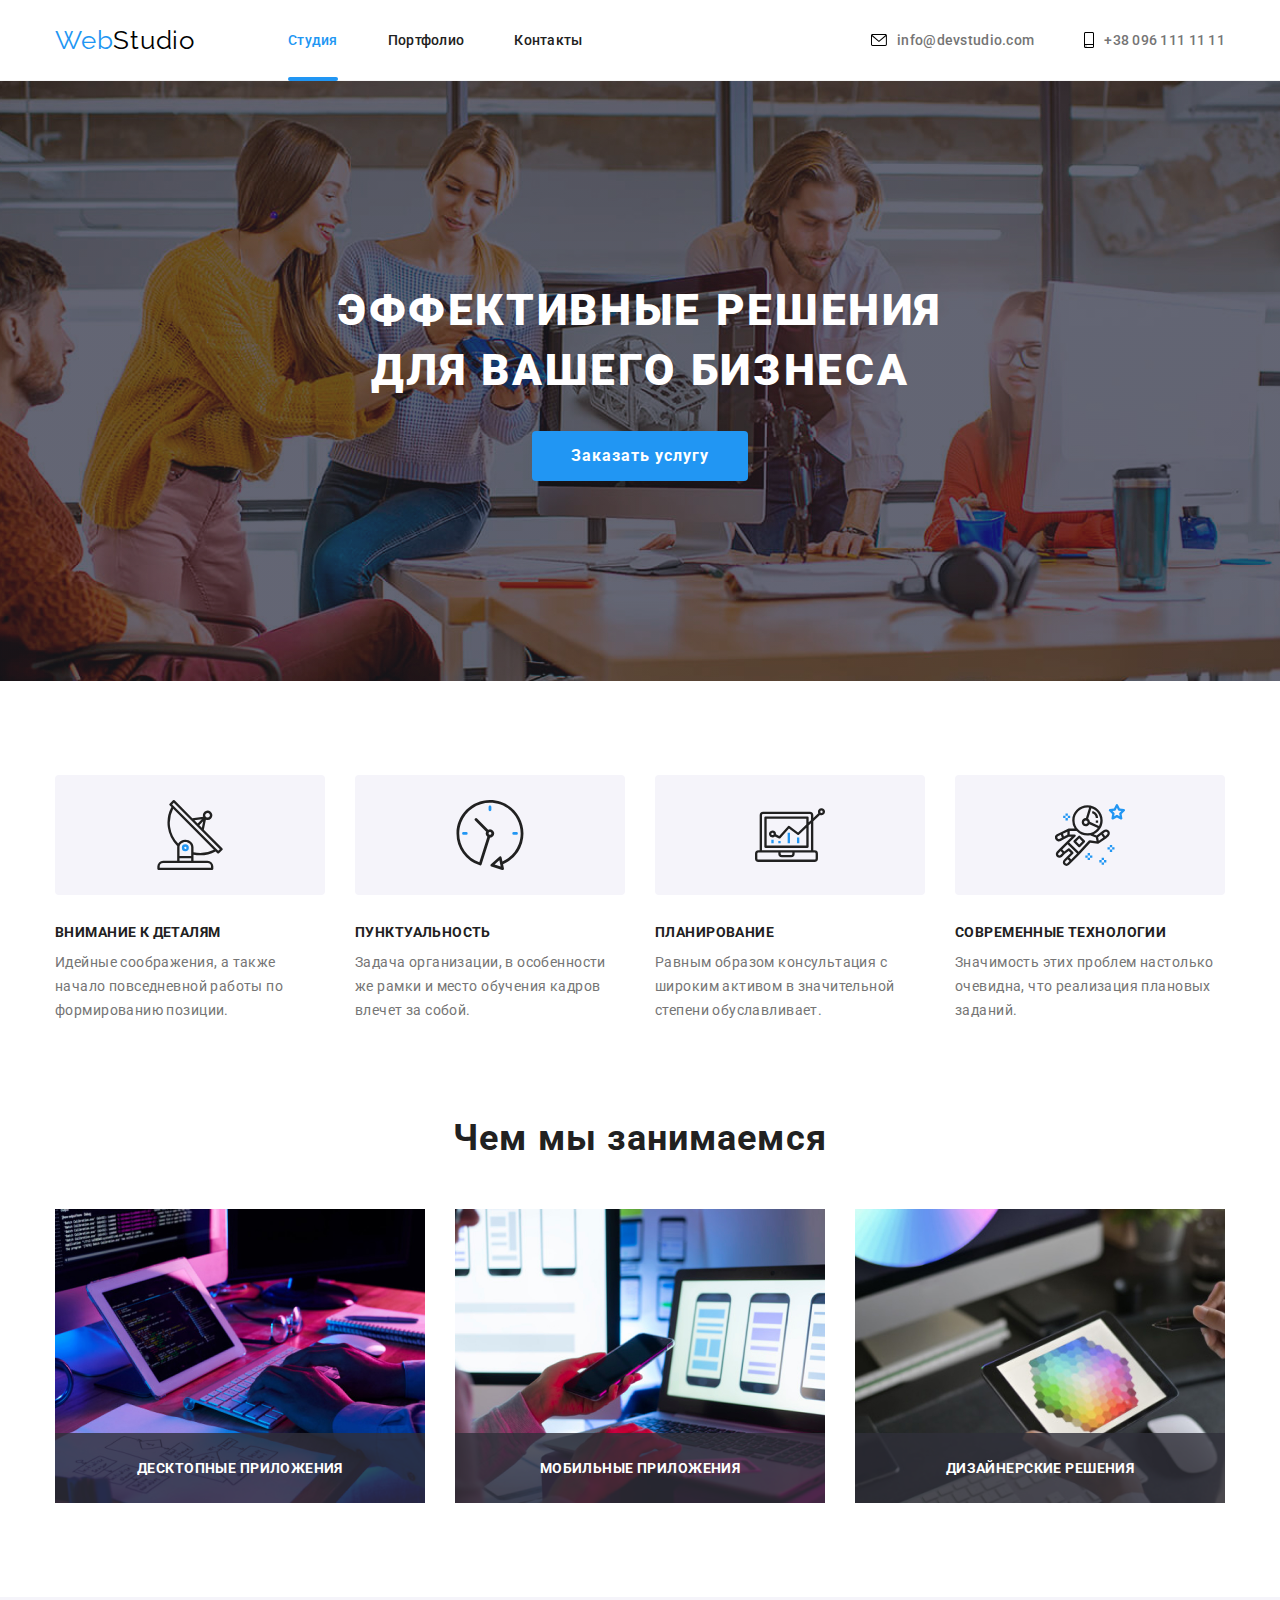
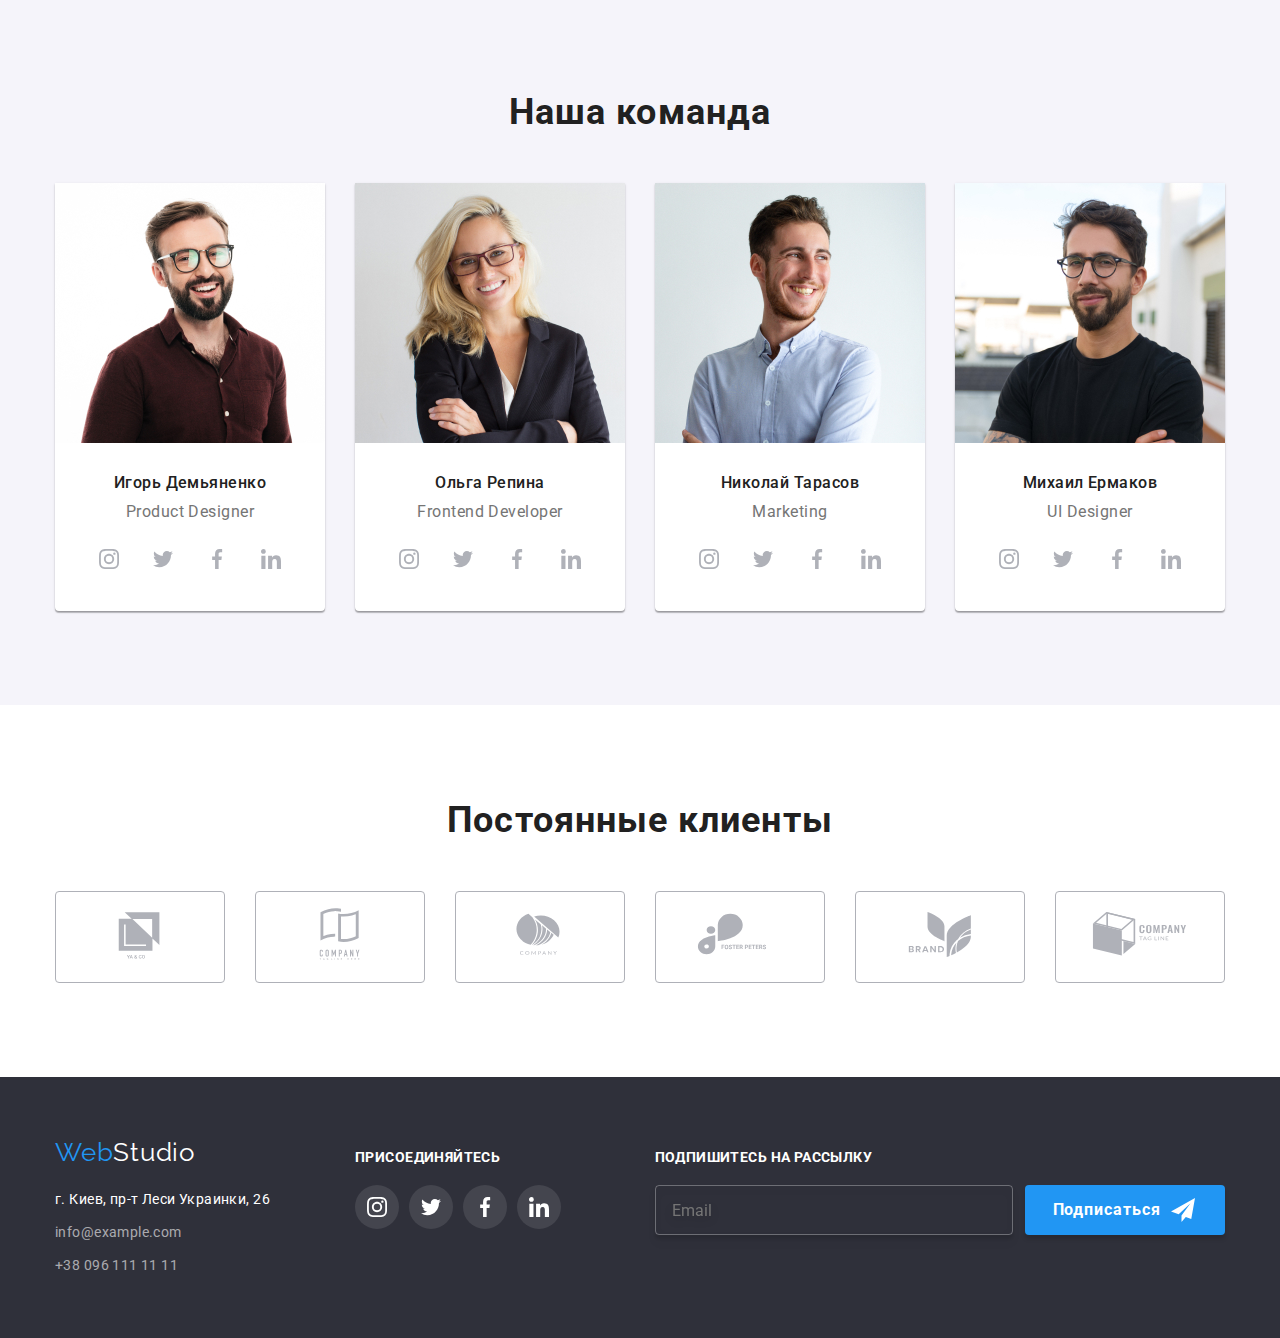
<file: index.html>
<!DOCTYPE html>
<html lang="ru">
  <head>
    <meta charset="UTF-8" />
    <meta http-equiv="X-UA-Compatible" content="IE=edge" />
    <meta name="viewport" content="width=device-width, initial-scale=1.0" />
    <title>WebStudio</title>
    <link
      href="https://fonts.googleapis.com/css2?family=Raleway:wght@700&family=Roboto:wght@400;500;700;900&display=swap"
      rel="stylesheet"
    />
    <link
      rel="stylesheet"
      href="https://cdnjs.cloudflare.com/ajax/libs/modern-normalize/1.1.0/modern-normalize.min.css"
    />
    <link rel="stylesheet" href="./css/main.min.css" />
  </head>

  <body>
    <!-- Header -->
    <header class="page-header">
      <div class="page-header__container container">
        <!-- logo -->
        <a class="header__logo logo" href="./index.html">
          <span class="logo--blue-text">Web</span
          ><span class="header__logo--black-text">Studio</span>
        </a>
        <button type="button" class="page-header__menu-button" data-menu-button aria-expanded="false">
          <svg class="page-header__menu-svg" width="40px" height="40px" area-label="Переключатель мобильного меню">
            <use class="icon-menu" href="./images/icons.svg#icon-menu"/>
            <use class="icon-cross" href="./images/icons.svg#icon-close-modal"/>
          </svg>
        </button>
        <div class="page-header__menu-container" data-menu>
          <nav>
          <!-- about -->
          <ul class="menu-nav__list">
            <li class="menu-nav__list-item">
              <a class="nav__link nav__link--current" href="./index.html">Студия</a>
            </li>
            <li class="menu-nav__list-item">
              <a class="nav__link" href="./portfolio.html">Портфолио</a>
            </li>
            <li class="menu-nav__list-item">
              <a class="nav__link" href="#">Контакты</a>
            </li>
          </ul>
          </nav>
          <!-- Contacts -->
          <div>
            <ul class="menu-contact__list">
            <li class="contact__list-item">
              <a class="contact__link contact__link-number" href="mailto:info@devstudio.com"
                ><svg class="contact__icon" width="16" height="12">
                <use href="./images/icons.svg#icon-mail"/>
              </svg>info@devstudio.com</a
              >
            </li>
            <li class="contact__list-item">
              <a class="contact__link contact__link-mail" href="tel:+380961111111"
                ><svg class="contact__icon" width="10" height="16">
                <use href="./images/icons.svg#icon-phone"/>
              </svg>+38 096 111 11 11</a
              >
            </li>
          </ul>
          <ul class="mobile-menu__socials-list">
            <li class="mobile-menu__socials-item">
              <a href="" class="mobile-menu__socials-link">Instagram</a>
            </li>
            <li class="mobile-menu__socials-item">
              <a href="" class="mobile-menu__socials-link">Twitter</a>
            </li>
            <li class="mobile-menu__socials-item">
              <a href="" class="mobile-menu__socials-link">Facebook</a>
            </li>
            <li class="mobile-menu__socials-item">
              <a href="" class="mobile-menu__socials-link last">LinkedIn</a>
            </li>
          </ul>
          </div>
          </div>
        <nav class="page-header__nav">
          <!-- about -->
          <ul class="nav__list">
            <li class="nav__list-item">
              <a class="nav__link nav__link--current" href="./index.html">Студия</a>
            </li>
            <li class="nav__list-item">
              <a class="nav__link" href="./portfolio.html">Портфолио</a>
            </li>
            <li class="nav__list-item">
              <a class="nav__link" href="#">Контакты</a>
            </li>
          </ul>
        </nav>
        <!-- Contacts -->
        <ul class="contact__list">
          <li class="contact__list-item">
            <a class="contact__link" href="mailto:info@devstudio.com"
              ><svg class="contact__icon" width="16" height="12">
              <use href="./images/icons.svg#icon-mail"/>
            </svg>info@devstudio.com</a
            >
          </li>
          <li class="contact__list-item">
            <a class="contact__link" href="tel:+380961111111"
              ><svg class="contact__icon" width="10" height="16">
              <use href="./images/icons.svg#icon-phone"/>
            </svg>+38 096 111 11 11</a
            >
          </li>
        </ul>
      </div>
    </header>
    <!-- Main -->
    <main>
      <!-- Hero (order section) -->
      <section class="section hero-section">
        <div class="hero-section__container vertical-container">
          <h1 class="hero-section__main-title">
            Эффективные решения 
            для вашего бизнеса
          </h1>
          <button class="hero-section__modal-button" data-modal-open type="button" name="button">Заказать услугу</button>
          <div class="backdrop backdrop--hidden" data-modal>
            <div class="modal-container">
              <form class="modal-form">
                <h1 class="modal-form__title">Оставьте свои данные, мы вам перезвоним</h1>
                <ul class="modal-form__label-list">
                  <li class="modal-form__label-item">
                    <label class="modal-form__label modal-form__label--hovered">
                      <p class="modal-form__label-data">Имя</p>
                      <span class="modal-form__input-container">
                        <input class="modal-form__input modal-form__input--selected" type="name" name="name"/>
                        <svg class="modal-form__icon modal-form__icon--hovered" width="18" height="18">
                          <use href="./images/icons.svg#icon-person-modal" />
                        </svg>
                      </span>
                    </label>
                  </li>
                  <li class="modal-form__label-item">
                    <label class="modal-form__label modal-form__label--hovered">
                      <p class="modal-form__label-data">Телефон</p>
                      <span class="modal-form__input-container">
                        <input class="modal-form__input modal-form__input--selected"  type="tel" name="tel"/>
                        <svg class="modal-form__icon modal-form__icon--hovered" width="18" height="18">
                          <use href="./images/icons.svg#icon-phone-modal" />
                        </svg>
                      </span>
                    </label>
                  </li>
                  <li class="modal-form__label-item">
                    <label class="modal-form__label modal-form__label--hovered">
                      <p class="modal-form__label-data">Почта</p>
                      <span class="modal-form__input-container">
                        <input class="modal-form__input modal-form__input--selected"  type="email" name="email"/>
                        <svg class="modal-form__icon modal-form__icon--hovered" width="18" height="18">
                          <use href="./images/icons.svg#icon-email-modal" />
                        </svg>
                      </span>
                    </label>
                  </li>
                  <li class="modal-form__label-item">
                    <label class="modal-form__label modal-form__label--hovered">
                      <p class="modal-form__label-data">Комментарий</p>
                      <span class="modal-form__input-container">
                        <textarea class="modal-form__input modal-form__comment-area modal-form__input--selected" placeholder="Введите текст"></textarea> 
                      </span>
                    </label>
                  </li>
                </ul>
                <label class="modal-form__checkbox modal-form__checkbox--hovered">
                  <p class="modal-form__checkbox-data">Соглашаюсь с рассылкой и принимаю <a class="modal-form__checkbox-link" href="">Условия договора</a></p>
                  <input class="modal-form__checkbox-input modal-form__checkbox-input--checked" type="checkbox" name="checkbox">
                  <svg class="modal-form__checkbox-icon" width="16" height="15">
                    <use href="./images/icons.svg#icon-modal-checkbox">
                  </svg>
                  <svg class="modal-form__checkbox-icon modal-form__checkbox-icon--checked" width="16" height="15">
                    <use href="./images/icons.svg#icon-check-modal">
                  </svg>
                </label>
                <button class="modal-form__submit-button submit-button" type="submit">
                  Отправить
                </button>
              </form>
              <button class="modal-form__close-button modal-form__close-button--selected" data-modal-close type="button">

                  <svg class="modal-form__close-icon modal-form__close-icon--selected" width="18" height="18">
                  <use href="./images/icons.svg#icon-close-modal">
                </svg>

              </button>
            </div>
          </div>
        </div>
      </section>
      <!-- Team Qualities -->
          <section class="qalities-section section">
        <div class="qalities-section__container container">
          <h2 class="qalities-section__main-title main-title--hidden">Качества команды</h2>
          <ul class="qalities-section__list">
            <li class="qalities-section__list-item">
              <div class="qalities-section__icon-container">
                <svg class="qalities-section__icon" width="70" height="70">
                  <use href="./images/icons.svg#icon-antenna"/>
                </svg>
              </div>
              <div class="qalities-section__data-container">
              <h3 class="qalities-section__title">Внимание к деталям</h3>
              <p class="qalities-section__data">
                Идейные соображения, а также начало повседневной работы по
                формированию позиции.
              </p>
              </div>
            </li>
            <li class="qalities-section__list-item">
              <div class="qalities-section__icon-container">
                <svg class="qalities-section__icon" width="70" height="70">
              <use href="./images/icons.svg#icon-clock"/>
            </svg>
              </div>
              <div class="qalities-section__data-container">
              <h3 class="qalities-section__title">Пунктуальность</h3>
              <p class="qalities-section__data">
                Задача организации, в особенности же рамки и место обучения
                кадров влечет за собой.
              </p>
              </div>
            </li>
            <li class="qalities-section__list-item">
              <div class="qalities-section__icon-container">
                <svg class="qalities-section__icon" width="70" height="70">
              <use href="./images/icons.svg#icon-diagram"/>
            </svg>
              </div>
              <div class="qalities-section__data-container">
              <h3 class="qalities-section__title">Планирование</h3>
              <p class="qalities-section__data">
                Равным образом консультация с широким активом в значительной
                степени обуславливает.
              </p>
              </div>
            </li>
            <li class="qalities-section__list-item">
              <div class="qalities-section__icon-container">
                <svg class="qalities-section__icon" width="70" height="70">
              <use href="./images/icons.svg#icon-astronaut"/>
            </svg>
              </div>
              <div class="qalities-section__data-container">
              <h3 class="qalities-section__title">Современные технологии</h3>
              <p class="qalities-section__data">
                Значимость этих проблем настолько очевидна, что реализация
                плановых заданий.
              </p>
              </div>
            </li>
          </ul>
        </div>
      </section>
      <!-- Doing section -->
      <section class="section doing-section">
        <div class=" doing-section__container vertical-container">
          <h2 class="doing-section__title title">Чем мы занимаемся</h2>
          <div class="doing-section__list-container container">
            <ul class="doing-section__list">
              <li class="doing-section__item">
                <img class="doing-section__img"
                  srcset="./images/img.jpg 370w,
                          ./images/img_2x.jpg 740w" 
                  src="./images/img.jpg"
                  alt="написание программного кода"
                  sizes="33vw"
                />
                <div class="doing-section__data-container">
                  <h2 class="doing-section__data">Десктопные приложения</h2>
                </div>
              </li>
              <li class="doing-section__item">
                <img class="doing-section__img"
                  srcset="./images/img(1).jpg 370w,
                          ./images/img(1)_2x.jpg 740w" 
                  src="./images/img(1).jpg"
                  alt="разработка мобильных приложений"
                  sizes="33vw"
                />
                <div class="doing-section__data-container">
                  <h2 class="doing-section__data">Мобильные приложения</h2>
                </div>
              </li>
              <li class="doing-section__item">
                <img class="doing-section__img"
                  srcset="./images/img(2).jpg 370w,
                          ./images/img(2)_2x.jpg 740w" 
                  src="./images/img(2).jpg"
                  alt="создание дизайна"
                  sizes="33vw"
                />
                <div class="doing-section__data-container">
                  <h2 class="doing-section__data">Дизайнерские решения</h2>
                </div>
              </li>
            </ul>
          </div>
        </div>
      </section>
      <!-- Team section -->
      <section class="section team-section">
        <div class="team-section__container container vertical-container">
          <h2 class="team-section__title title">Наша команда</h2>
          <div class="team-section__list-container container">
            <ul class="team-section__list">
              <li class="team-section__item">
                <img class="team-section__img"
                srcset="./images/img(3).jpg, w270,
                ./images/img(3)_2x.jpg, w540,
                ./images/imgtablet(3).jpg w354,
                ./images/imgtablet(3)_2x.jpg w708,
                ./images/imgmobile(3).jpg 450w, 
                ./images/imgmobile(3)_2x.jpg 900w"
                  src="./images/img(3).jpg"
                  alt="Игорь Демьяненко"
                  sizes="(min-width:1140) 25vw, (min-width:768) 50vw, (min-width:480) 100vw, 100vw"
                />
                <div class="team-section__person-container">
                  <h3 class="team-section__person-name">Игорь Демьяненко</h3>
                  <p class="team-section__person-position">Product Designer</p>
                  <ul class="team-section__socials-list socials-list">
                    <li>
                      <a class="team-section__socials-link team-section__socials-link--selected" href="https://">
                        <svg width="20" height="20">
                          <use href="./images/icons.svg#icon-instagram"/>
                        </svg></a>
                    </li>
                    <li>
                      <div>
                        <a class="team-section__socials-link team-section__socials-link--selected" href="">
                          <svg width="20" height="20">
                            <use href="./images/icons.svg#icon-twitter"/>
                          </svg></a>
                      </div>
                    </li>
                    <li>
                      <div>
                        <a class="team-section__socials-link team-section__socials-link--selected" href="">
                          <svg width="20" height="20">
                            <use href="./images/icons.svg#icon-facebook"/>
                          </svg></a>
                      </div>
                    </li>
                    <li>
                        <a class="team-section__socials-link team-section__socials-link--selected last" href=""> 
                          <svg width="20" height="20">
                            <use href="./images/icons.svg#icon-linkedin"/>
                          </svg></a>
                    </li>
                  </ul>
                </div>
              </li>
              <li class="team-section__item">
                <img class="team-section__img"
                srcset="./images/img(4).jpg, w270,
                ./images/img(4)_2x.jpg, w540,
                ./images/imgtablet(4).jpg w354,
                ./images/imgtablet(4)_2x.jpg w708,
                ./images/imgmobile(4).jpg 450w, 
                ./images/imgmobile(4)_2x.jpg 900w"
                  src="./images/img(4).jpg"
                  alt="Ольга Репина"
                  sizes="(min-width:1140) 25vw, (min-width:768) 50vw, (min-width:480) 100vw, 100vw"
                />
                <div class="team-section__person-container">
                  <h3 class="team-section__person-name">Ольга Репина</h3>
                  <p class="team-section__person-position">Frontend Developer</p>
                  <ul class="team-section__socials-list socials-list">
                    <li>
                      <a class="team-section__socials-link team-section__socials-link--selected" href="https://">
                        <svg width="20" height="20">
                          <use href="./images/icons.svg#icon-instagram"/>
                        </svg></a>
                    </li>
                    <li>
                      <div>
                        <a class="team-section__socials-link team-section__socials-link--selected" href="">
                          <svg width="20" height="20">
                            <use href="./images/icons.svg#icon-twitter"/>
                          </svg></a>
                      </div>
                    </li>
                    <li>
                      <div>
                        <a class="team-section__socials-link team-section__socials-link--selected" href="">
                          <svg width="20" height="20">
                            <use href="./images/icons.svg#icon-facebook"/>
                          </svg></a>
                      </div>
                    </li>
                    <li>
                        <a class="team-section__socials-link team-section__socials-link--selected last" href=""> 
                          <svg width="20" height="20">
                            <use href="./images/icons.svg#icon-linkedin"/>
                          </svg></a>
                    </li>
                  </ul>
                </div>
              </li>
              <li class="team-section__item">
                <img class="team-section__img"
                srcset="./images/img(5).jpg, w270,
                ./images/img(5)_2x.jpg, w540,
                ./images/imgtablet(5).jpg w354,
                ./images/imgtablet(5)_2x.jpg w708,
                ./images/imgmobile(5).jpg 450w, 
                ./images/imgmobile(5)_2x.jpg 900w"
                  src="./images/img(5).jpg"
                  alt="Николай Тарасов"
                  sizes="(min-width:1140) 25vw, (min-width:768) 50vw, (min-width:480) 100vw, 100vw"
                />
                <div class="team-section__person-container">
                  <h3 class="team-section__person-name">Николай Тарасов</h3>
                  <p class="team-section__person-position">Marketing</p>
                  <ul class="team-section__socials-list socials-list">
                    <li>
                      <a class="team-section__socials-link team-section__socials-link--selected" href="https://">
                        <svg width="20" height="20">
                          <use href="./images/icons.svg#icon-instagram"/>
                        </svg></a>
                    </li>
                    <li>
                      <div>
                        <a class="team-section__socials-link team-section__socials-link--selected" href="">
                          <svg width="20" height="20">
                            <use href="./images/icons.svg#icon-twitter"/>
                          </svg></a>
                      </div>
                    </li>
                    <li>
                      <div>
                        <a class="team-section__socials-link team-section__socials-link--selected" href="">
                          <svg width="20" height="20">
                            <use href="./images/icons.svg#icon-facebook"/>
                          </svg></a>
                      </div>
                    </li>
                    <li>
                        <a class="team-section__socials-link team-section__socials-link--selected last" href=""> 
                          <svg width="20" height="20">
                            <use href="./images/icons.svg#icon-linkedin"/>
                          </svg></a>
                    </li>
                  </ul>
                                </div>
              </li>
              <li class="team-section__item">
                <img class="team-section__img"
                srcset="./images/img(6).jpg, w270,
                ./images/img(6)_2x.jpg, w540,
                ./images/imgtablet(6).jpg w354,
                ./images/imgtablet(6)_2x.jpg w708,
                ./images/imgmobile(6).jpg 450w, 
                ./images/imgmobile(6)_2x.jpg 900w"
                  src="./images/img(6).jpg"
                  alt="Михаил Ермаков"
                  sizes="(min-width:1140) 25vw, (min-width:768) 50vw, (min-width:480) 100vw, 100vw"
                />
                <div class="team-section__person-container">
                  <h3 class="team-section__person-name">Михаил Ермаков</h3>
                  <p class="team-section__person-position">UI Designer</p>

                  <ul class="team-section__socials-list socials-list">
                    <li>
                      <a class="team-section__socials-link team-section__socials-link--selected" href="https://">
                        <svg width="20" height="20">
                          <use href="./images/icons.svg#icon-instagram"/>
                        </svg></a>
                    </li>
                    <li>
                      <div>
                        <a class="team-section__socials-link team-section__socials-link--selected" href="">
                          <svg width="20" height="20">
                            <use href="./images/icons.svg#icon-twitter"/>
                          </svg></a>
                      </div>
                    </li>
                    <li>
                      <div>
                        <a class="team-section__socials-link team-section__socials-link--selected" href="">
                          <svg width="20" height="20">
                            <use href="./images/icons.svg#icon-facebook"/>
                          </svg></a>
                      </div>
                    </li>
                    <li>
                        <a class="team-section__socials-link team-section__socials-link--selected last" href=""> 
                          <svg width="20" height="20">
                            <use href="./images/icons.svg#icon-linkedin"/>
                          </svg></a>
                    </li>
                  </ul>
                                </div>
              </li>
            </ul>
          </div>
        </div>
      </section>
     <!-- Clients section -->
      <section class="clients-section section">
        <div class="clients-section__container container vertical-container">
          <h2  class="clients-section__title title">
            Постоянные клиенты
          </h2>
          <ul class="clients-section__list">
            <li class="clients-section__list-item">
              <a class="clients-section__link clients-section__link--selected" href="">
                  <svg width="106" height="60">
                    <use href="./images/icons.svg#icon-Logo1"/>
                  </svg>
              </a>
            </li>
            <li class="clients-section__list-item">
              <a class="clients-section__link clients-section__link--selected" href="">
                  <svg width="106" height="60">
                    <use href="./images/icons.svg#icon-Logo2"/>
                  </svg>
              </a>
            </li>
            <li class="clients-section__list-item">
              <a class="clients-section__link clients-section__link--selected" href="">
                  <svg width="106" height="60">
                    <use href="./images/icons.svg#icon-Logo3"/>
                  </svg>
              </a>
            </li>
            <li class="clients-section__list-item">
              <a class="clients-section__link clients-section__link--selected" href="">
                  <svg width="106" height="60">
                    <use href="./images/icons.svg#icon-Logo4"/>
                  </svg>
              </a>
            </li>
            <li class="clients-section__list-item">
              <a class="clients-section__link clients-section__link--selected" href="">
                  <svg width="106" height="60">
                    <use href="./images/icons.svg#icon-Logo5"/>
                  </svg>
              </a>
            </li>
            <li class="clients-section__list-item">
              <a class="clients-section__link clients-section__link--selected" href="">
                  <svg width="106" height="60">
                    <use href="./images/icons.svg#icon-Logo6"/>
                  </svg>
              </a>
            </li>
          </ul>
        </div>
      </section>

    </main>
    <!-- Footer -->
    <footer class="page-footer">
      <div class="page-footer__container container">
        <div class="page-footer__top-container">
          <div class="page-footer__vertical-container vertical-container">
         <a class="logo page-footer__logo" href="./index.html">
          <span class="logo--blue-text">Web</span
          ><span class="page-footer__logo--white-text">Studio</span>
         </a>
          <!-- Address -->
          <address class="footer-address">
            <ul class="footer-address__list">
              <li class="footer-address__item">
                <a
                  class="footer-address__link footer-address__map-link"
                  href="https://goo.gl/maps/o6okpZwp64HQ24k48"
                  target="_blank"
                  rel="noopener noreferrer"
                  >г. Киев, пр-т Леси Украинки, 26</a
                >
              </li>
              <li class="footer-address__item">
                <a class="footer-address__link" href="info@example.com"
                  >info@example.com</a
                >
              </li>
              <li class="footer-address__item">
                <a class="footer-address__link" href="tel:+380961111111"
                  >+38 096 111 11 11</a
                >
              </li>
            </ul>
          </address>
        </div>
          <section class="page-footer__socials-section">
                <p class="page-footer__text">присоединяйтесь</p>
                        <ul class="socials-section__list">
                  <li>
                    <a class="socials-section__link" href="">
                      <svg width="20" height="20">
                        <use href="./images/icons.svg#icon-instagram"/>
                       </svg></a>
                  </li>
                  <li>
                      <a class="socials-section__link" href="">
                        <svg width="20" height="20">
                          <use href="./images/icons.svg#icon-twitter"/>
                        </svg></a>
                  </li>
                  <li>
                      <a class="socials-section__link" href="">
                        <svg width="20" height="20">
                          <use href="./images/icons.svg#icon-facebook"/>
                        </svg></a>
                  </li>
                  <li>
                      <a class="socials-section__link last" href="">
                        <svg width="20" height="20">
                          <use href="./images/icons.svg#icon-linkedin"/>
                        </svg></a>
                  </li>
                </ul>
            </section>
        </div>
            <section class="page-footer__subscribe-section vertical-container">
              <p class="page-footer__text">Подпишитесь на рассылку</p>
              <form class="page-footer__form">
                <label class="subscribe-section__container">
                  <input class="subscribe-section__input" type="email" placeholder="Email">
              <button class="subscribe-section__submit-button submit-button" type="submit">Подписаться<svg class="submit-button__svg" width="24" height="24">
                <use href="./images/icons.svg#icon-subscribe">
              </svg> </button>
            </input>
                </label>
              </form>
            </section>
    </div>
    </footer>
      <script src="./js/mobile-menu.js"></script>
      <script src="./js/modal.js"></script>
  </body>
</html>
</file>
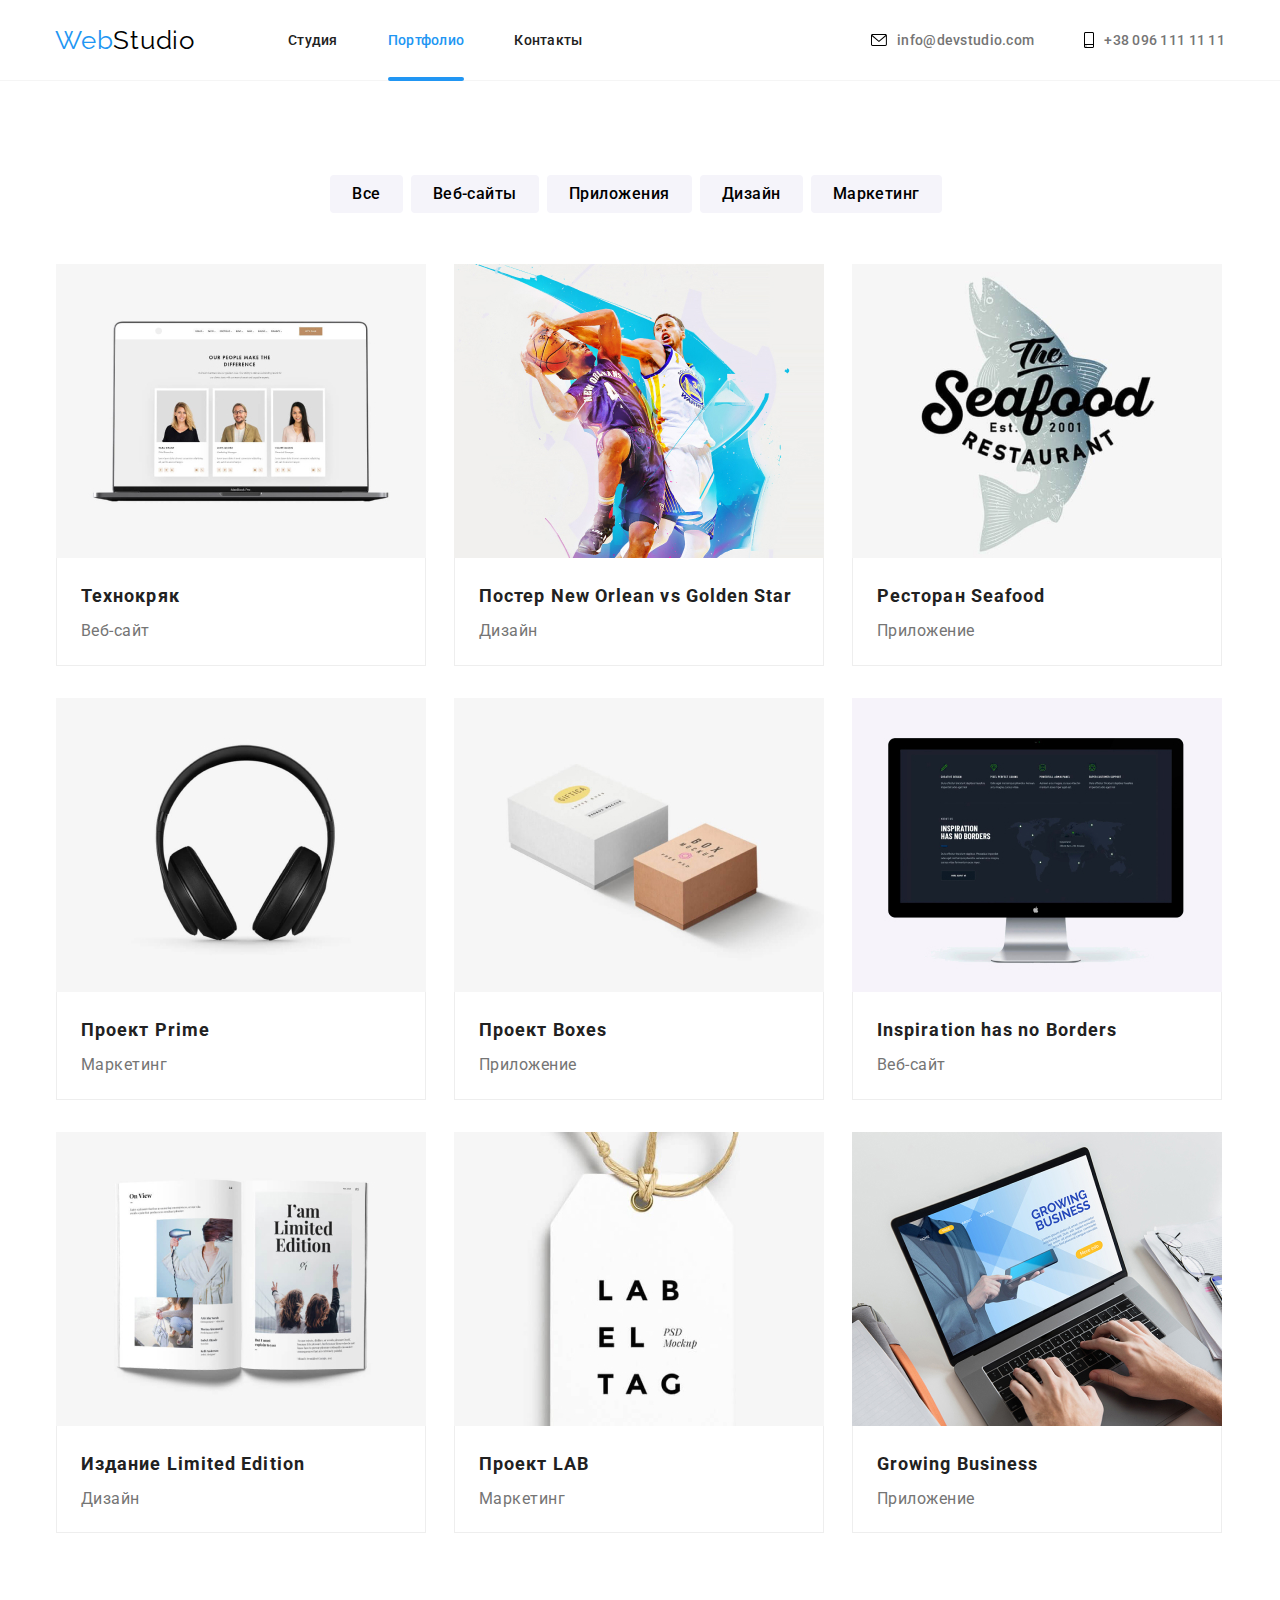
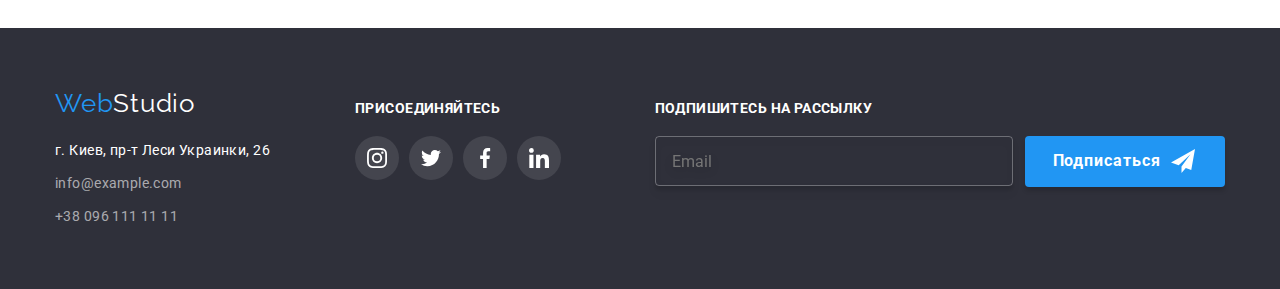
<file: portfolio.html>
<!DOCTYPE html>
<html lang="ru">
  <head>
    <meta charset="UTF-8" />
    <meta http-equiv="X-UA-Compatible" content="IE=edge" />
    <meta name="viewport" content="width=device-width, initial-scale=1.0" />
    <title>Portfolio</title>
    <link
      href="https://fonts.googleapis.com/css2?family=Raleway:wght@700&family=Roboto:wght@400;500;700;900&display=swap"
      rel="stylesheet"
    />
    <link
      rel="stylesheet"
      href="https://cdnjs.cloudflare.com/ajax/libs/modern-normalize/1.1.0/modern-normalize.min.css"
    />
    <link rel="stylesheet" href="./css/main.min.css" />
  </head>

  <body>
    <!-- Header -->
    <header class="page-header">
      <div class="page-header__container container">
        <!-- logo -->
        <a class="header__logo logo" href="./index.html">
          <span class="logo--blue-text">Web</span
          ><span class="header__logo--black-text">Studio</span>
        </a>
        <button type="button" class="page-header__menu-button" data-menu-button aria-expanded="false">
          <svg class="page-header__menu-svg" width="40px" height="40px" area-label="Переключатель мобильного меню">
            <use class="icon-menu" href="./images/icons.svg#icon-menu"/>
            <use class="icon-cross" href="./images/icons.svg#icon-close-modal"/>
          </svg>
        </button>
        <div class="page-header__menu-container" data-menu>
          <nav>
          <!-- about -->
          <ul class="menu-nav__list">
            <li class="menu-nav__list-item">
              <a class="nav__link" href="./index.html">Студия</a>
            </li>
            <li class="menu-nav__list-item">
              <a class="nav__link nav__link--current" href="./portfolio.html">Портфолио</a>
            </li>
            <li class="menu-nav__list-item">
              <a class="nav__link" href="#">Контакты</a>
            </li>
          </ul>
          </nav>
          <!-- Contacts -->
          <div>
            <ul class="menu-contact__list">
            <li class="contact__list-item">
              <a class="contact__link contact__link-number" href="mailto:info@devstudio.com"
                ><svg class="contact__icon" width="16" height="12">
                <use href="./images/icons.svg#icon-mail"/>
              </svg>info@devstudio.com</a
              >
            </li>
            <li class="contact__list-item">
              <a class="contact__link contact__link-mail" href="tel:+380961111111"
                ><svg class="contact__icon" width="10" height="16">
                <use href="./images/icons.svg#icon-phone"/>
              </svg>+38 096 111 11 11</a
              >
            </li>
          </ul>
          <ul class="mobile-menu__socials-list">
            <li class="mobile-menu__socials-item">
              <a href="" class="mobile-menu__socials-link">Instagram</a>
            </li>
            <li class="mobile-menu__socials-item">
              <a href="" class="mobile-menu__socials-link">Twitter</a>
            </li>
            <li class="mobile-menu__socials-item">
              <a href="" class="mobile-menu__socials-link">Facebook</a>
            </li>
            <li class="mobile-menu__socials-item">
              <a href="" class="mobile-menu__socials-link last">LinkedIn</a>
            </li>
          </ul>
          </div>
          </div>
        <nav class="page-header__nav">
          <!-- about -->
          <ul class="nav__list">
            <li class="nav__list-item">
              <a class="nav__link" href="./index.html">Студия</a>
            </li>
            <li class="nav__list-item">
              <a class="nav__link nav__link--current" href="./portfolio.html">Портфолио</a>
            </li>
            <li class="nav__list-item">
              <a class="nav__link" href="#">Контакты</a>
            </li>
          </ul>
        </nav>
        <!-- Contacts -->
        <ul class="contact__list">
          <li class="contact__list-item">
            <a class="contact__link" href="mailto:info@devstudio.com"
              ><svg class="contact__icon" width="16" height="12">
              <use href="./images/icons.svg#icon-mail"/>
            </svg>info@devstudio.com</a
            >
          </li>
          <li class="contact__list-item">
            <a class="contact__link" href="tel:+380961111111"
              ><svg class="contact__icon" width="10" height="16">
              <use href="./images/icons.svg#icon-phone"/>
            </svg>+38 096 111 11 11</a
            >
          </li>
        </ul>
      </div>
    </header>
    <!-- Main -->
    <main>
      <section class="portfolio-section section">
        <div class="portfolio-section__container container vertical-container">
          <h1 class="portfolio-section__main-title main-title--hidden">Портфолио</h1>
          <!-- filters list -->
          <ul class="portfolio-section__filter-list">
            <li class="portfolio-section__filter-item">
              <button class="portfolio-section__filter-button portfolio-section__filter-button--selected" type="button">Все</button>
            </li>
            <li class="portfolio-section__filter-item">
              <button class="portfolio-section__filter-button portfolio-section__filter-button--selected" type="button">Веб-сайты</button>
            </li>
            <li class="portfolio-section__filter-item">
              <button class="portfolio-section__filter-button portfolio-section__filter-button--selected" type="button">Приложения</button>
            </li>
            <li class="portfolio-section__filter-item">
              <button class="portfolio-section__filter-button portfolio-section__filter-button--selected" type="button">Дизайн</button>
            </li>
            <li class="portfolio-section__filter-item">
              <button class="portfolio-section__filter-button portfolio-section__filter-button--selected portfolio-section__filter-button--last" type="button">
                Маркетинг
              </button>
            </li>
          </ul>
          <!-- projects list -->
          <ul class="portfolio-section__project-list">
            <li class="portfolio-section__project-item portfolio-section__project-item--selected">
              <a class="portfolio-section__project-link" href="">
                <img class="portfolio-section__img"
                srcset="./images/portfolio1.jpg, w370,
                ./images/portfolio1_2x.jpg, w740,
                ./images/portfolio1tablet.jpg w354,
                ./images/portfolio1tablet_2x.jpg w708,
                ./images/portfolio1mobile.jpg 450w, 
                ./images/portfolio1mobile_2x.jpg 900w"
                  sizes="(min-width:1140) 25vw, (min-width:768) 35vw, (min-width:480) 75vw, 100vw"
                src="./images/.jpg"
                alt="главная страница сайта"
              />
              <div class="portfolio-section__overflow-container portfolio-section__overflow-container--hovered">
                <p class="portfolio-section__overflow-data">Ресурс предлагает комплексные предложения с разным уровнем функционала и сервисов. Все это позволит посетителю получить исчерпывающие сведения о компании или частном лице.</p>
              </div>
              <div class="portfolio-section__data-container first">
                <h2 class="portfolio-section__project-name">Технокряк</h2>
                <p class="portfolio-section__project-data portfolio-section__project-type">Веб-сайт</p>
              </div>
              </a>
            </li>
            <li class="portfolio-section__project-item portfolio-section__project-item--selected">
              <a class="portfolio-section__project-link" href="">
                <img class="portfolio-section__img"
                srcset="./images/portfolio2.jpg, w370,
                ./images/portfolio2_2x.jpg, w740,
                ./images/portfolio2tablet.jpg w354,
                ./images/portfolio2tablet_2x.jpg w708,
                ./images/portfolio2mobile.jpg 450w, 
                ./images/portfolio2mobile_2x.jpg 900w"
                  sizes="(min-width:1140) 25vw, (min-width:768) 50vw, (min-width:480) 100vw, 100vw"
                src="./images/portfolio2.jpg"
                alt="баскетболисты"
                width="370"
                height="294"
              />
              <div class="portfolio-section__overflow-container portfolio-section__overflow-container--hovered">
                <p class="portfolio-section__overflow-data">Ресурс предлагает комплексные предложения с разным уровнем функционала и сервисов. Все это позволит посетителю получить исчерпывающие сведения о компании или частном лице.</p>
              </div>
              <div class="portfolio-section__data-container">
                <h2 class="portfolio-section__project-name">Постер New Orlean vs Golden Star</h2>
                <p class="portfolio-section__project-data portfolio-section__project-type">Дизайн</p>
              </div>
              </a>
            </li>
            <li class="portfolio-section__project-item portfolio-section__project-item--selected">
              <a class="portfolio-section__project-link" href="">
                <img class="portfolio-section__img"
                srcset="./images/portfolio3.jpg, w370,
                ./images/portfolio3_2x.jpg, w740,
                ./images/portfolio3tablet.jpg w354,
                ./images/portfolio3tablet_2x.jpg w708,
                ./images/portfolio3mobile.jpg 450w, 
                ./images/portfolio3mobile_2x.jpg 900w"
                  sizes="(min-width:1140) 25vw, (min-width:768) 50vw, (min-width:480) 100vw, 100vw"
                src="./images/portfolio3.jpg"
                alt="логотип ресторана"
                width="370"
                height="294"
              />
              <div class="portfolio-section__overflow-container portfolio-section__overflow-container--hovered">
                <p class="portfolio-section__overflow-data">Ресурс предлагает комплексные предложения с разным уровнем функционала и сервисов. Все это позволит посетителю получить исчерпывающие сведения о компании или частном лице.</p>
              </div>
              <div class="portfolio-section__data-container">
                <h2 class="portfolio-section__project-name">Ресторан Seafood</h2>
                <p class="portfolio-section__project-data portfolio-section__project-type">Приложение</p>
              </div>
              </a>
            </li>
            <li class="portfolio-section__project-item portfolio-section__project-item--selected">
              <a class="portfolio-section__project-link" href="">
                <img class="portfolio-section__img"
                srcset="./images/portfolio4.jpg, w370,
                ./images/portfolio4_2x.jpg, w740,
                ./images/portfolio4tablet.jpg w354,
                ./images/portfolio4tablet_2x.jpg w708,
                ./images/portfolio4mobile.jpg 450w, 
                ./images/portfolio4mobile_2x.jpg 900w"
                  sizes="(min-width:1140) 25vw, (min-width:768) 50vw, (min-width:480) 100vw, 100vw"
                src="./images/portfolio4.jpg"
                alt="наушники"
                width="370"
                height="294"
              />
              <div class="portfolio-section__overflow-container portfolio-section__overflow-container--hovered">
                <p class="portfolio-section__overflow-data">Ресурс предлагает комплексные предложения с разным уровнем функционала и сервисов. Все это позволит посетителю получить исчерпывающие сведения о компании или частном лице.</p>
              </div>
              <div class="portfolio-section__data-container">
                <h2 class="portfolio-section__project-name">Проект Prime</h2>
                <p class="portfolio-section__project-data portfolio-section__project-type">Маркетинг</p>
              </div>
              </a>
            </li>
            <li class="portfolio-section__project-item portfolio-section__project-item--selected">
              <a class="portfolio-section__project-link" href="">
                <img class="portfolio-section__img"
                srcset="./images/portfolio5.jpg, w370,
                ./images/portfolio5_2x.jpg, w740,
                ./images/portfolio5tablet.jpg w354,
                ./images/portfolio5tablet_2x.jpg w708,
                ./images/portfolio5mobile.jpg 450w, 
                ./images/portfolio5mobile_2x.jpg 900w"
                  sizes="(min-width:1140) 25vw, (min-width:768) 50vw, (min-width:480) 100vw, 100vw"
                src="./images/portfolio5.jpg"
                alt="коробки"
                width="370"
                height="294"
              />
              <div class="portfolio-section__overflow-container portfolio-section__overflow-container--hovered">
                <p class="portfolio-section__overflow-data">Ресурс предлагает комплексные предложения с разным уровнем функционала и сервисов. Все это позволит посетителю получить исчерпывающие сведения о компании или частном лице.</p>
              </div>
              <div class="portfolio-section__data-container">
                <h2 class="portfolio-section__project-name">Проект Boxes</h2>
                <p class="portfolio-section__project-data portfolio-section__project-type">Приложение</p>
              </div>
              </a>
            </li>
            <li class="portfolio-section__project-item portfolio-section__project-item--selected">
              <a class="portfolio-section__project-link" href="">
                <img class="portfolio-section__img"
                srcset="./images/portfolio6.jpg, w370,
                ./images/portfolio6_2x.jpg, w740,
                ./images/portfolio6tablet.jpg w354,
                ./images/portfolio6tablet_2x.jpg w708,
                ./images/portfolio6mobile.jpg 450w, 
                ./images/portfolio6mobile_2x.jpg 900w"
                  sizes="(min-width:1140) 25vw, (min-width:768) 50vw, (min-width:480) 100vw, 100vw"
                src="./images/portfolio6.jpg"
                alt="главная страница сайта"
                width="370"
                height="294"
              />
              <div class="portfolio-section__overflow-container portfolio-section__overflow-container--hovered">
                <p class="portfolio-section__overflow-data">Ресурс предлагает комплексные предложения с разным уровнем функционала и сервисов. Все это позволит посетителю получить исчерпывающие сведения о компании или частном лице.</p>
              </div>
              <div class="portfolio-section__data-container">
                <h2 class="portfolio-section__project-name">Inspiration has no Borders</h2>
                <p class="portfolio-section__project-data portfolio-section__project-type">Веб-сайт</p>
              </div>
              </a>
            </li>
            <li class="portfolio-section__project-item portfolio-section__project-item--selected">
              <a class="portfolio-section__project-link" href="">
                <img class="portfolio-section__img"
                srcset="./images/portfolio7.jpg, w370,
                ./images/portfolio7_2x.jpg, w740,
                ./images/portfolio7tablet.jpg w354,
                ./images/portfolio7tablet_2x.jpg w708,
                ./images/portfolio7mobile.jpg 450w, 
                ./images/portfolio7mobile_2x.jpg 900w"
                  sizes="(min-width:1140) 25vw, (min-width:768) 50vw, (min-width:480) 100vw, 100vw"
                src="./images/portfolio7.jpg"
                alt="оформление книги"
                width="370"
                height="294"
              />
              <div class="portfolio-section__overflow-container portfolio-section__overflow-container--hovered">
                <p class="portfolio-section__overflow-data">Ресурс предлагает комплексные предложения с разным уровнем функционала и сервисов. Все это позволит посетителю получить исчерпывающие сведения о компании или частном лице.</p>
              </div>
              <div class="portfolio-section__data-container">
                <h2 class="portfolio-section__project-name">Издание Limited Edition</h2>
                <p class="portfolio-section__project-data portfolio-section__project-type">Дизайн</p>
              </div>
              </a>
            </li>
            <li class="portfolio-section__project-item portfolio-section__project-item--selected">
              <a class="portfolio-section__project-link" href="">
                <img class="portfolio-section__img"
                srcset="./images/portfolio8.jpg, w370,
                ./images/portfolio8_2x.jpg, w740,
                ./images/portfolio8tablet.jpg w354,
                ./images/portfolio8tablet_2x.jpg w708,
                ./images/portfolio8mobile.jpg 450w, 
                ./images/portfolio8mobile_2x.jpg 900w"
                  sizes="(min-width:1140) 25vw, (min-width:768) 50vw, (min-width:480) 100vw, 100vw"
                src="./images/portfolio8.jpg"
                alt="брендовый ярлычок"
                width="370"
                height="294"
              />
              <div class="portfolio-section__overflow-container portfolio-section__overflow-container--hovered">
                <p class="portfolio-section__overflow-data">Ресурс предлагает комплексные предложения с разным уровнем функционала и сервисов. Все это позволит посетителю получить исчерпывающие сведения о компании или частном лице.</p>
              </div>
              <div class="portfolio-section__data-container">
                <h2 class="portfolio-section__project-name">Проект LAB</h2>
                <p class="portfolio-section__project-data portfolio-section__project-type">Маркетинг</p>
              </div>
              </a>
            </li>
            <li class="portfolio-section__project-item portfolio-section__project-item--selected last">
              <a class="portfolio-section__project-link" href="">
                <img class="portfolio-section__img"
                srcset="./images/portfolio9.jpg, w370,
                ./images/portfolio9_2x.jpg, w740,
                ./images/portfolio9tablet.jpg w354,
                ./images/portfolio9tablet_2x.jpg w708,
                ./images/portfolio9mobile.jpg 450w, 
                ./images/portfolio9mobile_2x.jpg 900w"
                  sizes="(min-width:1140) 25vw, (min-width:768) 50vw, (min-width:480) 100vw, 100vw"
                src="./images/portfolio9.jpg"
                alt="главная страница сайта приложения"
                width="370"
                height="294"
              />
              <div class="portfolio-section__overflow-container portfolio-section__overflow-container--hovered">
                <p class="portfolio-section__overflow-data">Ресурс предлагает комплексные предложения с разным уровнем функционала и сервисов. Все это позволит посетителю получить исчерпывающие сведения о компании или частном лице.</p>
              </div>
              <div class="portfolio-section__data-container">
                <h2 class="portfolio-section__project-name">Growing Business</h2>
                <p class="portfolio-section__project-data portfolio-section__project-type">Приложение</p>
              </a>
              </div>
            </li>
          </ul>
        </div>
      </section>
    </main>
    <!-- Footer -->
    <footer class="page-footer">
      <div class="page-footer__container container">
        <div class="page-footer__top-container">
          <div class="page-footer__vertical-container vertical-container">
         <a class="logo page-footer__logo" href="./index.html">
          <span class="logo--blue-text">Web</span
          ><span class="page-footer__logo--white-text">Studio</span>
         </a>
          <!-- Address -->
          <address class="footer-address">
            <ul class="footer-address__list">
              <li class="footer-address__item">
                <a
                  class="footer-address__link footer-address__map-link"
                  href="https://goo.gl/maps/o6okpZwp64HQ24k48"
                  target="_blank"
                  rel="noopener noreferrer"
                  >г. Киев, пр-т Леси Украинки, 26</a
                >
              </li>
              <li class="footer-address__item">
                <a class="footer-address__link" href="info@example.com"
                  >info@example.com</a
                >
              </li>
              <li class="footer-address__item">
                <a class="footer-address__link" href="tel:+380961111111"
                  >+38 096 111 11 11</a
                >
              </li>
            </ul>
          </address>
        </div>
          <section class="page-footer__socials-section">
                <p class="page-footer__text">присоединяйтесь</p>
                        <ul class="socials-section__list">
                  <li>
                    <a class="socials-section__link" href="">
                      <svg width="20" height="20">
                        <use href="./images/icons.svg#icon-instagram"/>
                       </svg></a>
                  </li>
                  <li>
                      <a class="socials-section__link" href="">
                        <svg width="20" height="20">
                          <use href="./images/icons.svg#icon-twitter"/>
                        </svg></a>
                  </li>
                  <li>
                      <a class="socials-section__link" href="">
                        <svg width="20" height="20">
                          <use href="./images/icons.svg#icon-facebook"/>
                        </svg></a>
                  </li>
                  <li>
                      <a class="socials-section__link last" href="">
                        <svg width="20" height="20">
                          <use href="./images/icons.svg#icon-linkedin"/>
                        </svg></a>
                  </li>
                </ul>
            </section>
        </div>
            <section class="page-footer__subscribe-section vertical-container">
              <p class="page-footer__text">Подпишитесь на рассылку</p>
              <form class="page-footer__form">
                <label class="subscribe-section__container">
                  <input class="subscribe-section__input" type="email" placeholder="Email">
              <button class="subscribe-section__submit-button submit-button" type="submit">Подписаться<svg class="submit-button__svg" width="24" height="24">
                <use href="./images/icons.svg#icon-subscribe">
              </svg> </button>
            </input>
                </label>
              </form>
            </section>
    </div>
    </footer>
      <script src="./js/mobile-menu.js"></script>
  </body>
</html>
</file>
<file: css/main.min.css>
body{background-color:#fff;color:#757575;font-family:Roboto,sans-serif}*{margin:0;padding:0}ul,li{list-style:none}a{text-decoration:none}img{display:block;min-width:100%;height:auto}h2,h3,h4,h5,h6{color:#212121}@media(max-width: 1200px){.section{padding-top:60px;padding-bottom:60px;margin-left:auto;margin-right:auto}}.container{display:flex;margin-right:auto;margin-left:auto;padding-top:0;padding-bottom:0;padding-right:15px;padding-left:15px}@media(max-width: 768px){.container{max-width:480px}}@media(min-width: 768px)and (max-width: 1200px){.container{max-width:768px}}@media(min-width: 1200px){.container{max-width:1200px}}@media(min-width: 1200px){.section{padding-top:94px;padding-bottom:94px}}.vertical-container{margin-left:auto;margin-right:auto;display:flex;flex-direction:column}button{cursor:pointer}.main-title--hidden{position:absolute;width:1px;height:1px;margin:-1px;bottom:0;padding:0;clip:rect(0 0 0 0);overflow:hidden}.title{font-size:36px;line-height:1.17;letter-spacing:.03em;margin-left:auto;margin-right:auto;margin-top:0;margin-bottom:50px;text-align:center}@media(max-width: 1200px){.title{font-size:28px}}.logo{font-family:Raleway,sans-serif;font-size:26px;line-height:1.19;letter-spacing:.03em}.page-header{background-color:#fff;border-bottom:1px solid #f5f5f5}.page-header__container{display:flex;align-items:center;position:relative;justify-content:space-between}.logo--blue-text{color:#2196f3}.header__logo--black-text{color:#000}.nav__link{color:#212121;font-weight:500;letter-spacing:.02em;display:block;transition:color 250ms cubic-bezier(0.4, 0, 0.2, 1);position:relative;font-size:40px}@media(max-width: 768px){.nav__link{line-height:47px}}.nav__link:hover,.nav__link:focus{color:#2196f3}.nav__link--current{color:#2196f3}@media(min-width: 768px){.nav__link{font-size:14px}}@media(min-width: 768px){.contact__list{padding:0}.nav__link{padding:32px 0}.nav__list{display:flex}.nav__list-item:not(:last-child){margin-right:50px}}@media(min-width: 1200px){.contact__list{display:flex;margin-left:auto}.header__logo{margin-right:93px}.contact__list-item:not(:last-child){margin-right:50px}}.contact__link{display:flex;align-items:center;color:#757575;font-weight:500;letter-spacing:.02em;transition:fill 250ms cubic-bezier(0.4, 0, 0.2, 1),color 250ms cubic-bezier(0.4, 0, 0.2, 1)}@media(min-width: 768px)and (max-width: 1200px){.contact__link{font-size:12px}}@media(min-width: 1200px){.contact__link{font-size:14px;padding:32px 0}}.contact__link:hover,.contact__link:focus{color:#2196f3;fill:#2196f3}@media(min-width: 768px)and (max-width: 1200px){.contact__list-item:not(:last-child){margin-bottom:10px}}.page-header__menu-container{display:none}@media(max-width: 768px){.page-header__menu-container{overflow:auto}.page-header__menu-container.is-open{display:flex;flex-direction:column;justify-content:space-between;position:fixed;top:0;left:0;width:100vw;height:100vh;background-color:#000;padding:40px;background-color:#fff;z-index:5}}.menu-nav__list-item{margin-bottom:35px}@media(max-width: 768px){.page-header__nav,.contact__list{display:none}.page-header__container{display:flex;max-width:480px}}@media(max-width: 1200px){.page-header__container{margin-left:auto;margin-right:auto;padding-left:15px;padding-right:15px;justify-content:space-between}}.contact__icon{margin-right:10px;border:none}@media(max-width: 767px){.contact__icon{display:none}}.page-header__menu-button{height:50px;width:50px;border:none;padding:10px;display:flex;align-items:center;position:relative;z-index:99;background-color:rgba(0,0,0,0);border-radius:5px;margin-left:auto}.icon-cross{display:none}.page-header__menu-button.is-open .icon-cross{display:block}.page-header__menu-button.is-open .icon-menu{display:none}.mobile-menu__socials-list{display:flex}.mobile-menu__socials-link{font-weight:500;font-size:18px;line-height:122%;letter-spacing:.02em;color:#2196f3}.mobile-menu__socials-link:not(.last){border-right:1px solid rgba(33,33,33,.2);transform:rotate(90deg);padding:0 10px}.mobile-menu__socials-link.last{padding-left:10px}.menu-contact__list{margin-bottom:64px}.contact__link-number{font-weight:500;font-size:34px;line-height:40px;letter-spacing:.02em;color:#2196f3;margin-bottom:32px}.contact__link-mail{font-weight:500;font-size:24px;line-height:28px;letter-spacing:.02em;color:#757575}@media(min-width: 768px){.page-header__menu-button,.page-header__menu-container{display:none}}@media(min-width: 768px){.nav__link--current::after{content:"";background-color:#2196f3;position:absolute;width:100%;height:4px;left:0;border-radius:2px;bottom:-1px}}.hero-section{padding:0}.hero-section__container{display:flex;flex-direction:column;margin:0 auto;justify-content:center;align-items:center;background-image:linear-gradient(rgba(47, 48, 58, 0.4), rgba(47, 48, 58, 0.4)),url(../images/hero-imgmobile.jpg);background-repeat:no-repeat;background-position:50% 50%;line-height:1.36;letter-spacing:.06em}@media(min-device-pixel-ratio: 2),(min-resolution: 192dpi),(min-resolution: 2dppx){.hero-section__container{background-image:url(../images/hero-imgmobile_2x.jpg)}}@media(min-width: 768px){.hero-section__container{background-image:linear-gradient(rgba(47, 48, 58, 0.4), rgba(47, 48, 58, 0.4)),url(../images/hero-imgtablet.jpg)}}@media(min-width: 768px)and (min-device-pixel-ratio: 2),(min-width: 768px)and (min-resolution: 192dpi),(min-width: 768px)and (min-resolution: 2dppx){.hero-section__container{background-image:url(../images/hero-imgtablet_2x.jpg)}}@media(min-width: 768px)and (min-width: 1200px){.hero-section__container{background-image:linear-gradient(rgba(47, 48, 58, 0.4), rgba(47, 48, 58, 0.4)),url(../images/hero-img.jpg)}}@media(min-width: 768px)and (min-width: 1200px)and (min-device-pixel-ratio: 2),(min-width: 768px)and (min-width: 1200px)and (min-resolution: 192dpi),(min-width: 768px)and (min-width: 1200px)and (min-resolution: 2dppx){.hero-section__container{background-image:url(../images/hero-img_2x.jpg)}}.hero-section__main-title{font-weight:900;line-height:1.36;letter-spacing:.06em;color:#fff;text-transform:uppercase;text-align:center;margin-left:auto;margin-right:auto;padding:0;margin-top:0;margin-bottom:30px}@media(min-width: 768px)and (max-width: 1200px){.hero-section__container{max-width:768px}}@media(max-width: 768px){.hero-section__container{max-width:480px}}@media(max-width: 1200px){.hero-section__container{height:400px}}@media(min-width: 1200px){.hero-section__container{height:600px}}@media(max-width: 1200px){.hero-section__main-title{max-width:360px;font-size:26px}}@media(min-width: 1200px){.hero-section__main-title{max-width:696px;font-size:44px}}.hero-section__modal-button{min-height:50px;min-width:216px;font-size:16px;align-items:center;justify-content:center}.hero-section__modal-button{display:flex;font-family:inherit;background-color:#2196f3;border-radius:4px;font-weight:700;line-height:1.875;letter-spacing:.06em;color:#fff;border:1px solid rgba(0,0,0,0);margin-left:auto;margin-right:auto}.backdrop{position:fixed;top:0;right:0;width:100%;height:100%;background-color:rgba(0,0,0,.2);opacity:1;transition:opacity .25s cubic-bezier(0.4, 0, 0.2, 1);z-index:5}.backdrop--hidden{opacity:0;pointer-events:none}.modal-container{display:flex;position:fixed;top:50%;left:50%;transform:translate(-50%, -50%);background-color:#fff;border-radius:4px;padding:40px;z-index:10}@media(max-width: 1200px){.modal-container{width:450px;height:100hv}}@media(min-width: 1200px){.modal-container{min-width:528px}}.modal-form{width:100%}.modal-form__label-item{margin-bottom:10px}.modal-form__label-data{font-size:12px;line-height:1.17;letter-spacing:.01em;margin-bottom:4px}.modal-form__title{font-weight:700;font-size:20px;line-height:23px;text-align:center;letter-spacing:.03em;color:#212121;margin-bottom:12px}.modal-form__input-container{position:relative}.modal-form__input{width:100%;border:1px solid rgba(33,33,33,.2);border-radius:4px;height:40px;padding-left:42px;transition:outline 250ms cubic-bezier(0.4, 0, 0.2, 1),border-color 250ms cubic-bezier(0.4, 0, 0.2, 1)}.modal-form__icon{transition:fill 250ms cubic-bezier(0.4, 0, 0.2, 1) 0ms;position:absolute;left:12px;bottom:0px}.modal-form__label--hovered:hover{fill:#2196f3}.modal-form__label--hovered:hover .modal-form__input--selected{border-color:#2196f3}.modal-form__input--selected:focus{outline:1px solid #2196f3;border-color:#2196f3}.modal-form__input--selected:focus+.modal-form__icon--hovered{fill:#2196f3}.modal-form__comment-area{height:120px;padding:12px 16px;resize:none}.modal-form__comment-area::placeholder{font-size:12px;line-height:1.17;letter-spacing:.01em;color:rgba(117,117,117,.5)}.modal-form__checkbox-input{appearance:none}.modal-form__checkbox{display:flex;position:relative}.modal-form__checkbox-icon{position:absolute}.modal-form__checkbox-icon--checked{visibility:hidden}@media(max-width: 1200px){.modal-form__checkbox-icon{left:0;bottom:5px}}@media(min-width: 1200px){.modal-form__checkbox-icon{left:12px;bottom:5px}}.modal-form__checkbox-input--checked:checked+.modal-form__checkbox-icon{visibility:hidden}.modal-form__checkbox-input--checked:checked~.modal-form__checkbox-icon--checked{visibility:visible}.modal-form__checkbox-data{font-size:12px;line-height:171%;letter-spacing:.03em;margin-left:auto}@media(min-width: 1200px){.modal-form__checkbox-data{font-size:14px;margin-right:11px}}.modal-form__checkbox-link{text-decoration:underline;color:#2196f3}.modal-checkbox-label:hover{cursor:pointer;fill:#2196f3;transition:fill 250ms cubic-bezier(0.4, 0, 0.2, 1)}.modal-form__submit-button{padding:10px 55px;margin-top:30px;margin-right:auto;margin-bottom:0;margin-left:auto}.modal-form__close-button{position:absolute;top:8px;right:8px;display:flex;width:30px;height:30px;border-radius:50%;justify-content:center;align-items:center;border:1px solid rgba(0,0,0,.1);background-color:#fff}.modal-form__close-icon{transition:fill 250ms cubic-bezier(0.4, 0, 0.2, 1)}.modal-form__close-button--selected:hover>.modal-form__close-icon--selected,.modal-form__close-button--selected:focus>.modal-form__close-icon--selected{fill:#2196f3}@media(min-width: 1200px){.qalities-section{padding-bottom:0}}.qalities-section__title{font-size:14px;line-height:1.14;letter-spacing:.03em;text-transform:uppercase}@media(max-width: 768px){.qalities-section__title{text-align:center}}.qalities-section__data{font-size:14px;line-height:1.71;letter-spacing:.03em;margin-top:10px}.qalities-section__icon-container{display:flex;height:120px;background-color:#f5f4fa;border-radius:4px;margin-bottom:30px;align-items:center;justify-content:center}@media(max-width: 480px){.qalities-section__icon-container{max-width:450px}}@media(min-width: 1200px){.qalities-section__icon-container{max-width:270px}.qalities-section__list{display:flex}.qalities-section__list-item{max-width:270px;margin-bottom:0}.qalities-section__list-item:not(:last-child){margin-right:30px}}.qalities-section__icon{display:flex}@media(min-width: 768px)and (max-width: 1200px){.qalities-section__list{display:flex;justify-content:center;flex-wrap:wrap}.qalities-section__list-item{max-width:354px}.qalities-section__list-item:nth-child(-n+2){margin-bottom:30px}.qalities-section__list-item:nth-child(2n+1){margin-right:30px}}@media(max-width: 768px){.qalities-section__list-item:not(:last-child){margin-bottom:30px}}@media(max-width: 1200px){.doing-section{display:none}}.doing-section__list{display:flex;margin-left:auto;margin-right:auto}.doing-section__item{position:relative}.doing-section__item:not(:last-child){margin-right:30px}.doing-section__data-container{display:flex;position:absolute;bottom:0;width:100%;height:70px;justify-content:center;align-items:center;background-color:rgba(47,48,58,.8)}.doing-section__data{color:#fff;text-transform:uppercase;font-style:normal;font-weight:700;font-size:14px;line-height:16px;letter-spacing:.03em}.doing-section__img{max-width:100%}.team-section{background-color:#f5f4fa}.team-section__list-container{padding:0}@media(max-width: 768px){.team-section__list-container{max-width:450px}}@media(min-width: 768px)and (max-width: 1200px){.team-section__list-container{margin-left:0;margin-right:0}}.team-section__item{background-color:#fff;line-height:1.19;letter-spacing:.03em;text-align:center;box-shadow:0px 1px 3px rgba(0,0,0,.12),0px 1px 1px rgba(0,0,0,.14),0px 2px 1px rgba(0,0,0,.2);border-radius:0px 0px 4px 4px}@media(max-width: 768px){.team-section__item{margin-top:30px;max-width:calc(100% - 30px)}}@media(min-width: 1200px){.team-section__item:not(:last-child){margin-right:30px}}@media(min-width: 768px)and (max-width: 1200px){.team-section__item{min-width:354px}.team-section__item:nth-child(-n+2){margin-bottom:30px}.team-section__item:nth-child(2n+1){margin-right:30px}}.team-section__person-container{padding-top:30px;padding-bottom:30px}@media(max-width: 1200px){.team-section__list{display:flex;flex-wrap:wrap;justify-content:center}}@media(min-width: 1200px){.team-section__list{display:flex;margin-left:auto;margin-right:auto}}.team-section__person-name{font-size:16px;font-weight:500;margin-bottom:10px}.team-section__person-position{margin-bottom:16px}.team-section__socials-link{display:flex;justify-content:center;align-items:center;width:44px;height:44px;padding:12px;border-radius:50%;fill:#afb1b8;transition:fill 250ms cubic-bezier(0.4, 0, 0.2, 1),background-color 250ms cubic-bezier(0.4, 0, 0.2, 1)}.team-section__socials-link:not(.last){margin-right:10px}.team-section__socials-link--selected:hover,.team-section__socials-link--selected:focus{background-color:#2196f3;fill:#fff}.socials-list{display:flex;justify-content:center}.team-section__img{width:calc(100% - 30px)}.clients-section__list-item{display:flex;height:92px;border:1px solid #afb1b8;border-radius:4px;justify-content:center;align-items:center;transition:fill 250ms cubic-bezier(0.4, 0, 0.2, 1),border-color 250ms cubic-bezier(0.4, 0, 0.2, 1)}@media(max-width: 768px){.clients-section__list-item{width:calc((100% - 60px)/2)}}@media(min-width: 768px)and (max-width: 1200px){.clients-section__list-item{width:226px}}@media(min-width: 1200px){.clients-section__list-item{width:170px}}@media(max-width: 768px){.clients-section__container{max-width:480px}}@media(min-width: 768px)and (max-width: 1200px){.clients-section__container{width:768px}}.clients-section__list{display:flex;justify-content:center}@media(max-width: 1200px){.clients-section__list{flex-wrap:wrap}}.clients-section__link{fill:#afb1b8}.clients-section__link--selected:hover,.clients-section__link--selected:focus{fill:#2196f3;border-color:#2196f3}@media(max-width: 768px){.clients-section__list-item:nth-child(-n+4){margin-bottom:30px}.clients-section__list-item:nth-child(odd){margin-right:30px}}@media(min-width: 768px)and (max-width: 1200px){.clients-section__list-item:not(:nth-child(3n)){margin-right:30px}.clients-section__list-item:nth-child(-3n+3){margin-bottom:30px}}@media(min-width: 1200px){.clients-section__list-item:not(:last-child){margin-right:30px}}.page-footer{background-color:#2f303a;padding-top:60px;padding-bottom:60px}@media(max-width: 1200px){.page-footer__container{display:flex;flex-direction:column}}@media(max-width: 768px){.page-footer__vertical-container{margin-right:auto;margin-left:auto;text-align:center}}@media(min-width: 768px)and (max-width: 1200px){.page-footer__vertical-container{margin:0 auto;text-align:center}.page-footer__socials-section{margin:0 auto}.page-footer__top-container{display:flex;justify-content:space-around}.page-footer__subscribe-section{display:flex;flex-direction:column;justify-content:center;align-items:center;margin-top:60px;width:100%}}@media(min-width: 1200px){.page-footer__top-container{display:flex}}.page-footer__logo--white-text{color:#fff}.footer-address{margin-top:20px;font-style:normal;font-size:14px;line-height:1.71;letter-spacing:.03em}@media(min-width: 1200px){.footer-address{width:230px}}.footer-address__item:not(:last-child){margin-bottom:9px}.footer-address__link{color:rgba(255,255,255,.6);transition:color 250ms cubic-bezier(0.4, 0, 0.2, 1)}.footer-address__link:hover,.footer-address__link:focus{color:#2196f3}.footer-address__map-link{color:#fff}.page-footer__text{text-transform:uppercase;font-family:"Roboto";font-weight:700;font-size:14px;letter-spacing:.03em;color:#fff;margin-bottom:20px}@media(min-width: 1200px){.page-footer__socials-section{margin-top:12px;margin-right:93px;margin-left:70px;margin-bottom:auto}}@media(max-width: 768px){.page-footer__socials-section{text-align:center;margin-right:auto;margin-left:auto;margin-top:60px;margin-bottom:60px}}.socials-section__list{display:flex;justify-content:center}.socials-section__list .socials-section__link{display:flex;justify-content:center;align-items:center;width:44px;height:44px;padding:12px;border-radius:50%;fill:#fff;background-color:rgba(255,255,255,.1);transition:background-color 250ms cubic-bezier(0.4, 0, 0.2, 1)}.socials-section__list .socials-section__link:not(.last){margin-right:10px}.socials-section__list .socials-section__link:hover,.socials-section__list .socials-section__link:focus{background-color:#2196f3}@media(min-width: 1200px){.page-footer__subscribe-section{margin-top:12px}.subscribe-section__container{display:flex;padding-left:0}}.subscribe-section__input{height:50px;background:inherit;border:1px solid rgba(255,255,255,.3);box-shadow:0px 4px 4px 0px rgba(0,0,0,.15);filter:drop-shadow(0px 4px 4px rgba(0, 0, 0, 0.15));border-radius:4px;color:#fff;transition:border-color 250ms cubic-bezier(0.4, 0, 0.2, 1)}@media(max-width: 1200px){.subscribe-section__input{min-width:calc(100% - 30px)}}@media(min-width: 1200px){.subscribe-section__input{width:358px;margin-right:12px;padding-left:16px}}.subscribe-section__container:hover>.subscribe-section__input{border-color:#2196f3}.subscribe-section__input:focus{border-color:#2196f3}.submit-button{background-color:#2196f3;color:#fff;min-width:200px;min-height:50px;box-shadow:0px 4px 4px rgba(0,0,0,.15);border-radius:4px;font-weight:700;font-size:16px;line-height:188%;display:flex;align-items:center;text-align:center;letter-spacing:.06em;border:none}.subscribe-section__submit-button{padding:10px 28px}.submit-button__svg{margin-left:10px}@media(max-width: 1200px){.page-footer__subscribe-section{text-align:center}.subscribe-section__submit-button{margin-right:auto;margin-left:auto;margin-top:20px}}@media(max-width: 1200px){.page-footer__subscribe-section{padding:0}}@media(max-width: 768px){.page-footer__subscribe-section{width:100%}}.portfolio-section{background-color:#fff;padding-bottom:64px}.portfolio-section__container{padding-left:0;padding-right:0}.portfolio-section__filter-list{display:flex;margin-bottom:50px}@media(max-width: 768px){.portfolio-section__filter-list{margin-bottom:40px;flex-wrap:wrap}}@media(min-width: 768px){.portfolio-section__filter-list{justify-content:center}}@media(min-width: 768px)and (max-width: 1200px){.portfolio-section__filter-list{justify-content:center;margin-bottom:30px}}.portfolio-section__filter-item{margin-right:8px}@media(max-width: 768px){.portfolio-section__filter-item:nth-child(-n+3){margin-bottom:15px}}.portfolio-section__filter-button{font-family:inherit;font-size:16px;font-weight:500;line-height:1.63;letter-spacing:.03em;background-color:#f5f4fa;border:0;border-radius:4px;padding-top:6px;padding-right:22px;padding-bottom:6px;padding-left:22px;transition:background-color 250ms cubic-bezier(0.4, 0, 0.2, 1),color 250ms cubic-bezier(0.4, 0, 0.2, 1),box-shadow 250ms cubic-bezier(0.4, 0, 0.2, 1)}.portfolio-section__filter-button--last{margin:0}.portfolio-section__filter-button--selected:hover,.portfolio-section__filter-button--selected:focus{background-color:#2196f3;color:#fff;box-shadow:0px 3px 1px rgba(0,0,0,.1),0px 1px 2px rgba(0,0,0,.08),0px 2px 2px rgba(0,0,0,.12)}.portfolio-section__project-list{display:flex;flex-wrap:wrap}@media(min-width: 1200px){.portfolio-section__project-list{padding-left:15px;padding-right:15px;min-width:1200px}}@media(min-width: 768px)and (max-width: 1200px){.portfolio-section__project-list{width:770px;margin-left:auto;margin-right:auto;justify-content:space-between;padding-left:15px;padding-right:15px}}.portfolio-section__project-item{border:1px solid rgba(0,0,0,0);transition:border 250ms cubic-bezier(0.4, 0, 0.2, 1),box-shadow 250ms cubic-bezier(0.4, 0, 0.2, 1);position:relative;overflow:hidden}@media(min-width: 1200px){.portfolio-section__project-item{margin-bottom:30px}.portfolio-section__project-item:not(:nth-child(3n+3)){margin-right:26px}}@media(max-width: 768px){.portfolio-section__project-item{width:450px}.portfolio-section__project-item:not(:last-child){margin-bottom:30px}}@media(min-width: 768px)and (max-width: 1200px){.portfolio-section__project-item{width:354px}.portfolio-section__project-item:not(.last){margin-bottom:30px}}.portfolio-section__overflow-container{display:flex;position:absolute;height:294px;bottom:107px;transform:translateY(100%);transition:transform 250ms cubic-bezier(0.4, 0, 0.2, 1);background-color:rgba(33,150,243,.9);z-index:1;align-items:center;color:#fff}@media(max-width: 768px){.portfolio-section__overflow-container{width:450px}}@media(min-width: 768px)and (max-width: 1200px){.portfolio-section__overflow-container{width:354px}}.portfolio-section__project-item--selected:hover,.portfolio-section__project-item--selected:focus{border:1px solid #eee;box-shadow:0px 1px 1px rgba(0,0,0,.12),0px 4px 4px rgba(0,0,0,.06),1px 4px 6px rgba(0,0,0,.16)}.portfolio-section__project-item--selected:hover .portfolio-section__overflow-container--hovered{transform:translateY(0)}.portfolio-section__data-container{position:relative;background-color:#fff;padding-top:20px;padding-bottom:20px;padding-left:24px;padding-right:24px;border-bottom:1px solid #eee;border-left:1px solid #eee;border-right:1px solid #eee;z-index:2}@media(min-width: 768px)and (max-width: 1200px){.portfolio-section__data-container.first{padding-bottom:56px}}.portfolio-section__project-name{font-size:18px;line-height:2;letter-spacing:.06em;margin-bottom:4px}.portfolio-section__project-data{line-height:1.67;letter-spacing:.03em;padding-right:24px}@media(max-width: 768px){.portfolio-section__project-data{font-size:18px;line-height:156%}}.portfolio-section__overflow-data{line-height:1.67;letter-spacing:.03em;padding-right:24px;padding-left:24px}@media(max-width: 768px){.portfolio-section__overflow-data{font-size:18px;line-height:156%}}.portfolio-section__project-type{color:#757575}@media(max-width: 768px){.portfolio-section__img{width:calc(100% - 30px)}}/*# sourceMappingURL=main.min.css.map */
</file>
